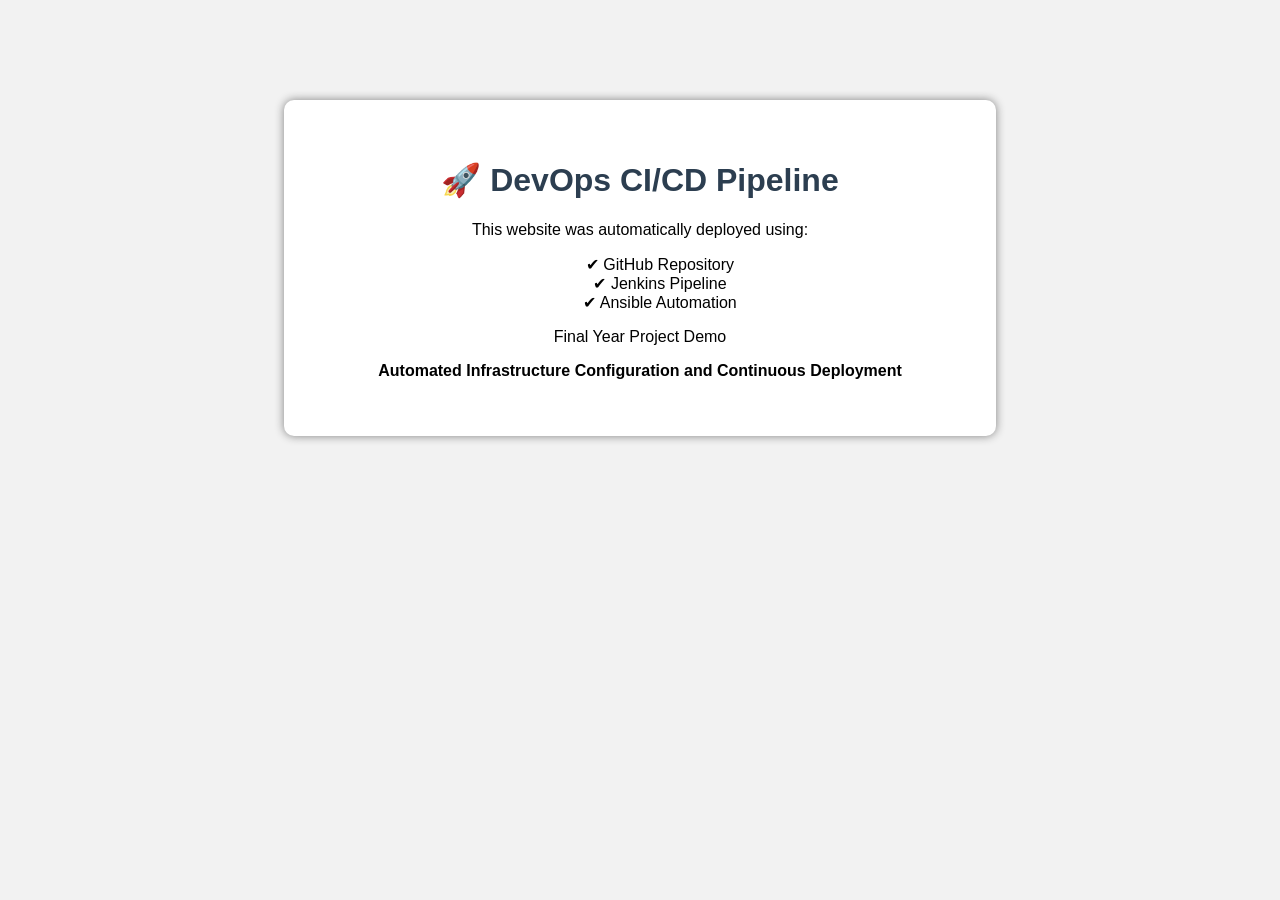
<file: index.html>
<!DOCTYPE html>
<html>
<head>
    <title>DevOps CI/CD Project</title>
    <style>
        body{
            font-family: Arial;
            background-color:#f2f2f2;
            text-align:center;
            margin-top:100px;
        }
        h1{
            color:#2c3e50;
        }
        .box{
            background:white;
            padding:40px;
            width:50%;
            margin:auto;
            border-radius:10px;
            box-shadow:0 0 10px gray;
        }
    </style>
</head>

<body>

<div class="box">
<h1>🚀 DevOps CI/CD Pipeline</h1>

<p>This website was automatically deployed using:</p>

<ul style="list-style:none;">
<li>✔ GitHub Repository</li>
<li>✔ Jenkins Pipeline</li>
<li>✔ Ansible Automation</li>
</ul>

<p>Final Year Project Demo</p>

<p><b>Automated Infrastructure Configuration and Continuous Deployment</b></p>

</div>

</body>
</html>
</file>
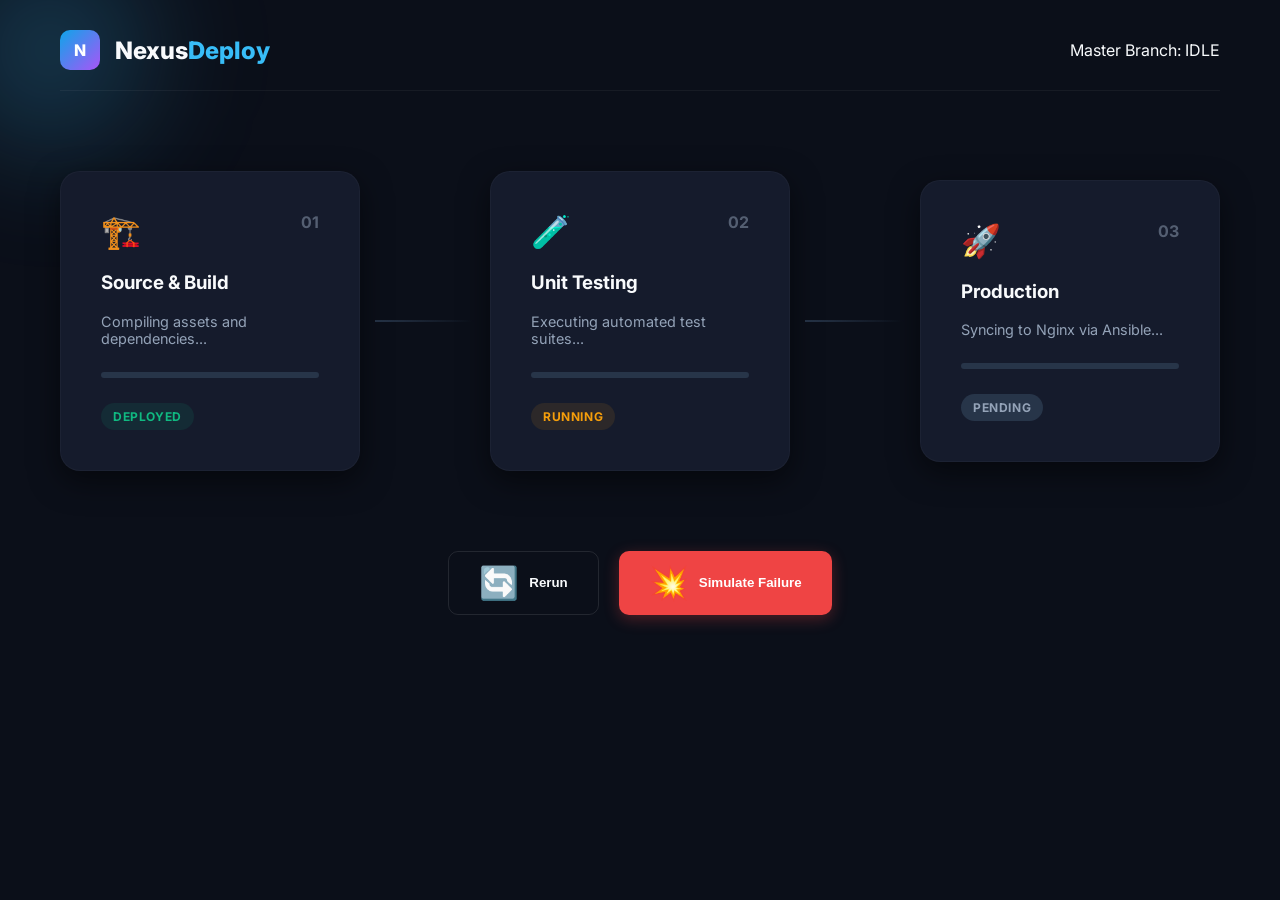
<file: website1/index.html>
<!DOCTYPE html>
<html lang="en">
<head>
    <meta charset="UTF-8">
    <meta name="viewport" content="width=device-width, initial-scale=1.0">
    <title>NexusDeploy | Pro Pipeline</title>
    <link rel="preconnect" href="https://fonts.googleapis.com">
    <link rel="preconnect" href="https://fonts.gstatic.com" crossorigin>
    <link href="https://fonts.googleapis.com/css2?family=Inter:wght@400;600;700;800&display=swap" rel="stylesheet">
    <link rel="stylesheet" href="style.css">
</head>
<body>
    <div class="glow-bg"></div>
    <div class="app-wrapper">
        <header class="main-header">
            <div class="logo-area">
                <div class="logo-icon">N</div>
                <h1>Nexus<span>Deploy</span></h1>
            </div>
            <div class="header-meta">
                <div class="status-indicator">
                    <span class="pulse success"></span>
                    Master Branch: IDLE
                </div>
            </div>
        </header>

        <main class="pipeline-container">
            <div class="stage-card active" id="stage-build">
                <div class="stage-header">
                    <div class="icon">🏗️</div>
                    <span class="stage-num">01</span>
                </div>
                <h3>Source & Build</h3>
                <p>Compiling assets and dependencies...</p>
                <div class="progress-container">
                    <div class="progress-bar" id="progress-build"></div>
                </div>
                <div class="stage-footer">
                    <div class="status-badge success" id="status-build">DEPLOYED</div>
                </div>
            </div>

            <div class="connector-line"></div>

            <div class="stage-card running" id="stage-test">
                <div class="stage-header">
                    <div class="icon">🧪</div>
                    <span class="stage-num">02</span>
                </div>
                <h3>Unit Testing</h3>
                <p>Executing automated test suites...</p>
                <div class="progress-container">
                    <div class="progress-bar running" id="progress-test"></div>
                </div>
                <div class="stage-footer">
                    <div class="status-badge progress" id="status-test">RUNNING</div>
                </div>
            </div>

            <div class="connector-line"></div>

            <div class="stage-card" id="stage-deploy">
                <div class="stage-header">
                    <div class="icon">🚀</div>
                    <span class="stage-num">03</span>
                </div>
                <h3>Production</h3>
                <p>Syncing to Nginx via Ansible...</p>
                <div class="progress-container">
                    <div class="progress-bar" id="progress-deploy"></div>
                </div>
                <div class="stage-footer">
                    <div class="status-badge pending">PENDING</div>
                </div>
            </div>
        </main>

        <section class="controls">
            <button onclick="resetPipeline()" class="btn-sass btn-outline">
                <span class="icon">🔄</span> Rerun
            </button>
            <button onclick="simulateFailure()" class="btn-sass btn-danger">
                <span class="icon">💥</span> Simulate Failure
            </button>
        </section>
    </div>
    <script src="script.js"></script>
</body>
</html>
</file>
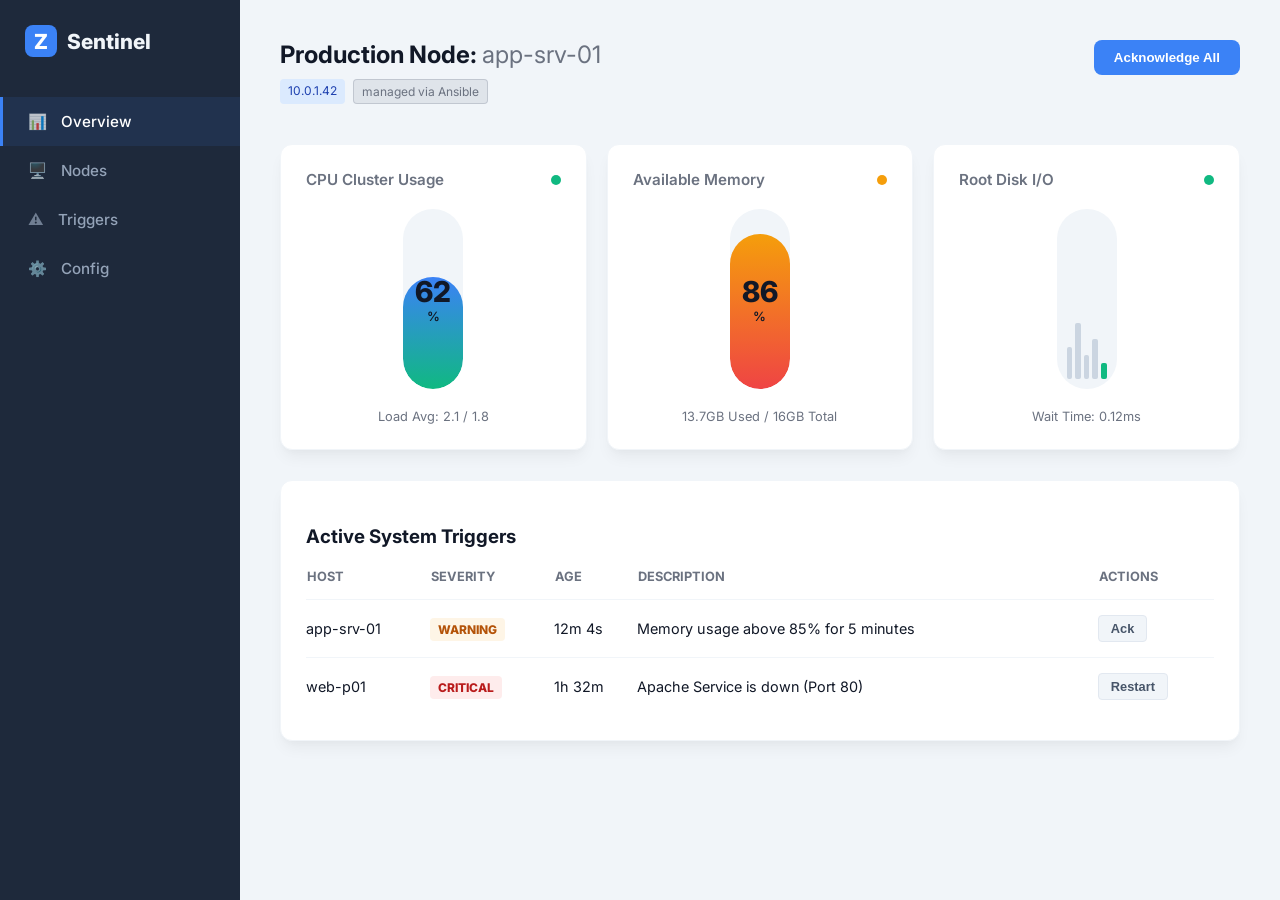
<file: website2/index.html>
<!DOCTYPE html>
<html lang="en">
<head>
    <meta charset="UTF-8">
    <title>Z-Mon | Node Sentinel</title>
    <link href="https://fonts.googleapis.com/css2?family=Inter:wght@400;500;600;700&display=swap" rel="stylesheet">
    <link rel="stylesheet" href="style.css">
</head>
<body>
    <div class="glow-wrap"></div>
    
    <nav class="sidebar">
        <div class="logo-area">
            <span class="logo-z">Z</span>
            <span>Sentinel</span>
        </div>
        <ul class="nav-links">
            <li class="active"><span class="icon">📊</span> Overview</li>
            <li><span class="icon">🖥️</span> Nodes</li>
            <li><span class="icon">⚠️</span> Triggers</li>
            <li><span class="icon">⚙️</span> Config</li>
        </ul>
    </nav>
    
    <main class="app-content">
        <header class="page-header">
            <div class="title-meta">
                <h2>Production Node: <span>app-srv-01</span></h2>
                <div class="node-tags">
                    <span class="tag ip">10.0.1.42</span>
                    <span class="tag ansible">managed via Ansible</span>
                </div>
            </div>
            <div class="header-actions">
                <button class="btn-primary">Acknowledge All</button>
            </div>
        </header>

        <section class="metric-grid">
            <div class="card metric-card">
                <div class="card-head">
                    <h3>CPU Cluster Usage</h3>
                    <div class="status-dot success"></div>
                </div>
                <div class="card-body">
                    <div class="gauge-wrap">
                        <div class="gauge-fill-h" style="height: 62%;"></div>
                        <div class="gauge-text">
                            <span class="val">62</span><span class="pct">%</span>
                        </div>
                    </div>
                </div>
                <div class="card-foot">Load Avg: 2.1 / 1.8</div>
            </div>

            <div class="card metric-card">
                <div class="card-head">
                    <h3>Available Memory</h3>
                    <div class="status-dot warning"></div>
                </div>
                <div class="card-body">
                    <div class="gauge-wrap">
                        <div class="gauge-fill-h warning" style="height: 86%;"></div>
                        <div class="gauge-text">
                            <span class="val">86</span><span class="pct">%</span>
                        </div>
                    </div>
                </div>
                <div class="card-foot">13.7GB Used / 16GB Total</div>
            </div>

            <div class="card metric-card">
                <div class="card-head">
                    <h3>Root Disk I/O</h3>
                    <div class="status-dot success"></div>
                </div>
                <div class="card-body">
                    <div class="gauge-wrap disk">
                        <div class="disk-graph">
                            <div class="bar" style="height: 20%;"></div>
                            <div class="bar" style="height: 35%;"></div>
                            <div class="bar" style="height: 15%;"></div>
                            <div class="bar" style="height: 25%;"></div>
                            <div class="bar success" style="height: 10%;"></div>
                        </div>
                    </div>
                </div>
                <div class="card-foot">Wait Time: 0.12ms</div>
            </div>
        </section>

        <section class="trigger-section card">
            <h3>Active System Triggers</h3>
            <table class="trigger-table">
                <thead>
                    <tr>
                        <th>Host</th>
                        <th>Severity</th>
                        <th>Age</th>
                        <th>Description</th>
                        <th>Actions</th>
                    </tr>
                </thead>
                <tbody>
                    <tr>
                        <td>app-srv-01</td>
                        <td><span class="tag sev warning">WARNING</span></td>
                        <td>12m 4s</td>
                        <td>Memory usage above 85% for 5 minutes</td>
                        <td><button class="btn-sm">Ack</button></td>
                    </tr>
                    <tr>
                        <td>web-p01</td>
                        <td><span class="tag sev critical">CRITICAL</span></td>
                        <td>1h 32m</td>
                        <td>Apache Service is down (Port 80)</td>
                        <td><button class="btn-sm">Restart</button></td>
                    </tr>
                </tbody>
            </table>
        </section>
    </main>
    <script src="script.js"></script>
</body>
</html>
</file>
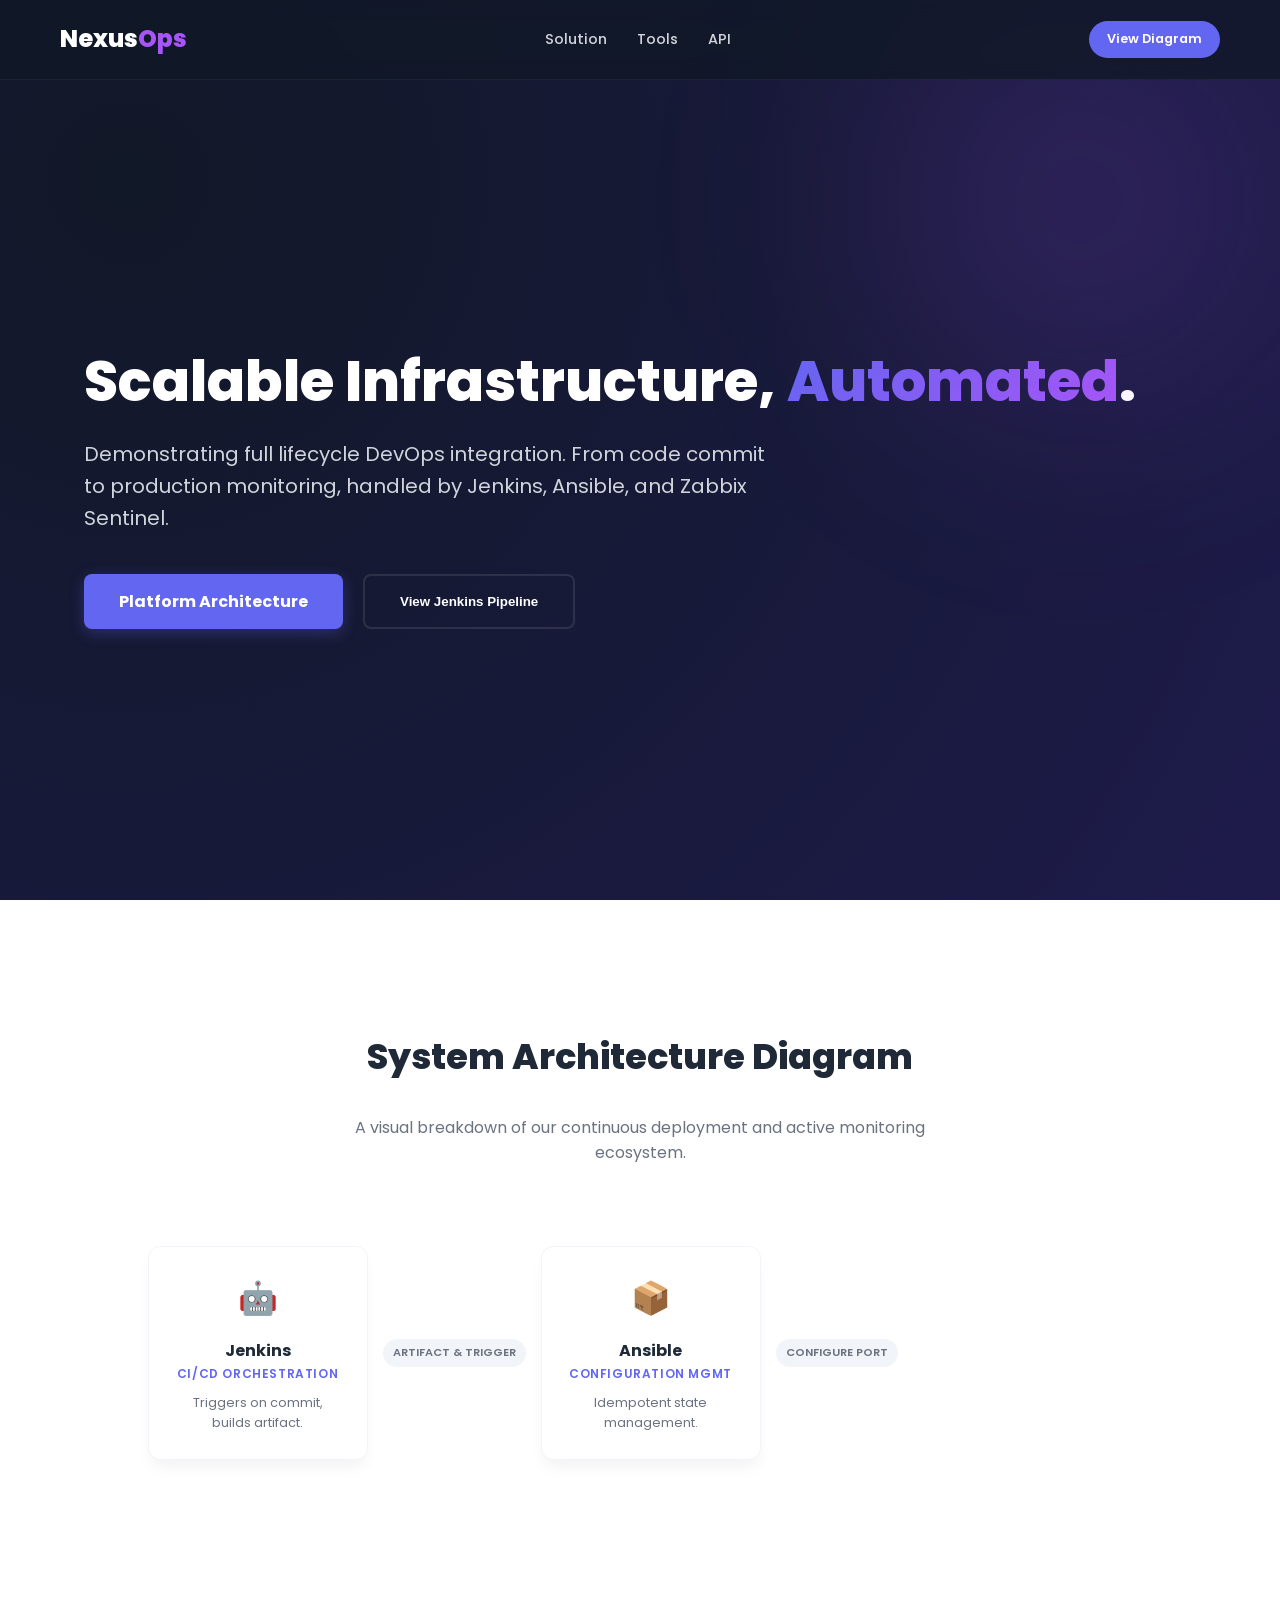
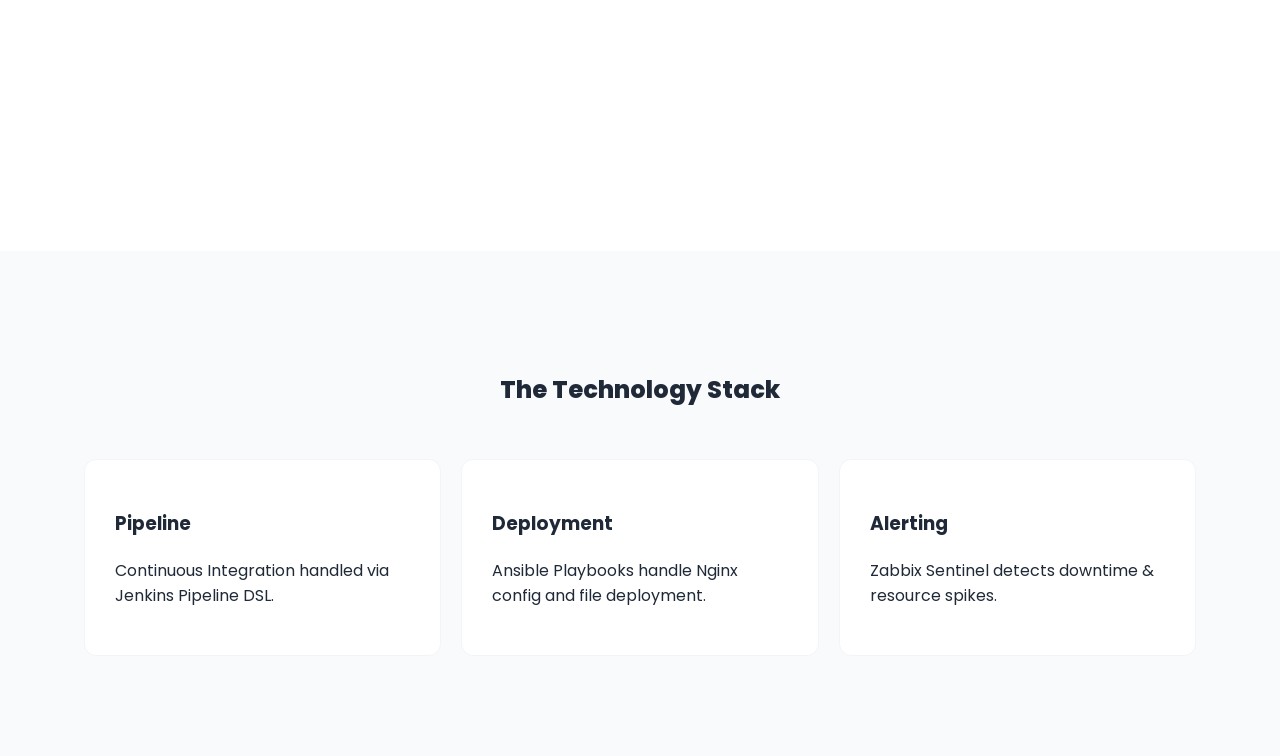
<file: website3/index.html>
<!DOCTYPE html>
<html lang="en">
<head>
    <meta charset="UTF-8">
    <meta name="viewport" content="width=device-width, initial-scale=1.0">
    <title>DevOps | Automation Architecture</title>
    <link href="https://fonts.googleapis.com/css2?family=Poppins:wght@400;600;700;800&display=swap" rel="stylesheet">
    <link rel="stylesheet" href="style.css">
</head>
<body>
    <header class="saas-nav">
        <div class="logo">Nexus<span>Ops</span></div>
        <nav>
            <ul>
                <li>Solution</li>
                <li>Tools</li>
                <li>API</li>
            </ul>
        </nav>
        <a href="#architecture" class="btn-sass-sm">View Diagram</a>
    </header>

    <section class="hero-sass">
        <div class="glow"></div>
        <div class="container">
            <h1>Scalable Infrastructure, <span>Automated</span>.</h1>
            <p>Demonstrating full lifecycle DevOps integration. From code commit to production monitoring, handled by Jenkins, Ansible, and Zabbix Sentinel.</p>
            <div class="hero-actions">
                <a href="#architecture" class="btn-sass-lg">Platform Architecture</a>
                <button class="btn-sass-outline">View Jenkins Pipeline</button>
            </div>
        </div>
    </section>

    <section id="architecture" class="diag-section">
        <div class="container">
            <header class="section-head">
                <h2>System Architecture Diagram</h2>
                <p>A visual breakdown of our continuous deployment and active monitoring ecosystem.</p>
            </header>

            <div class="diagram-wrapper">
                <div class="diag-card core" id="box-jenkins">
                    <div class="icon">🤖</div>
                    <h4>Jenkins</h4>
                    <span class="role">CI/CD Orchestration</span>
                    <p>Triggers on commit, builds artifact.</p>
                </div>
                
                <div class="data-flow arrow-right">Artifact & Trigger</div>

                <div class="diag-card core" id="box-ansible">
                    <div class="icon">📦</div>
                    <h4>Ansible</h4>
                    <span class="role">Configuration Mgmt</span>
                    <p>Idempotent state management.</p>
                </div>

                <div class="data-flow arrow-right">Configure Port</div>

                <div class="diag-card prod" id="box-web">
                    <div class="icon">N</div>
                    <h4>Nginx</h4>
                    <span class="role">Production Node</span>
                    <p>Static App hosted on custom port.</p>
                </div>

                <div class="connection-layer">
                    <div class="data-flow arrow-up monitor">Monitor Stats</div>
                    <div class="diag-card zabbix" id="box-zabbix">
                        <div class="icon">Z</div>
                        <h4>Zabbix Sentinel</h4>
                        <span class="role">Monitoring</span>
                        <p>Hosts, CPU, Memory, Disk triggers.</p>
                    </div>
                </div>
            </div>
        </div>
    </section>

    <section class="tools-showcase">
        <div class="container">
            <h2>The Technology Stack</h2>
            <div class="tools-grid">
                <div class="tool-card">
                    <h3>Pipeline</h3>
                    <p>Continuous Integration handled via Jenkins Pipeline DSL.</p>
                </div>
                <div class="tool-card">
                    <h3>Deployment</h3>
                    <p>Ansible Playbooks handle Nginx config and file deployment.</p>
                </div>
                <div class="tool-card">
                    <h3>Alerting</h3>
                    <p>Zabbix Sentinel detects downtime & resource spikes.</p>
                </div>
            </div>
        </div>
    </section>
    
    <script src="script.js"></script>
</body>
</html>
</file>
<file: website1/style.css>
/* SaaS Design System: Dark Pro */
:root {
    --bg-app: #0b0f19;
    --bg-card: #151b2c;
    --bg-card-hover: #1c243a;
    --text-main: #f8fafc;
    --text-muted: #94a3b8;
    --primary-neon: #38bdf8;
    --primary-glow: rgba(56, 189, 248, 0.3);
    --success-neon: #10b981;
    --danger-neon: #ef4444;
    --shadow-card: 0 10px 30px rgba(0, 0, 0, 0.5);
    --ease: cubic-bezier(0.23, 1, 0.32, 1);
}

* { box-sizing: border-box; }

body {
    background-color: var(--bg-app);
    color: var(--text-main);
    font-family: 'Inter', sans-serif;
    margin: 0;
    overflow-x: hidden;
    min-height: 100vh;
}

.glow-bg {
    position: fixed;
    width: 300px; height: 300px;
    background: radial-gradient(circle, var(--primary-glow) 0%, rgba(11,15,25,0) 70%);
    border-radius: 50%;
    top: -100px; left: -100px;
    z-index: -1;
    filter: blur(50px);
}

.app-wrapper {
    padding: 30px 60px;
}

.main-header {
    display: flex;
    justify-content: space-between;
    align-items: center;
    padding-bottom: 20px;
    border-bottom: 1px solid rgba(255,255,255,0.05);
}

.logo-area { display: flex; align-items: center; gap: 15px; }
.logo-icon {
    width: 40px; height: 40px;
    background: linear-gradient(135deg, #0ea5e9 0%, #a855f7 100%);
    border-radius: 10px;
    display: flex; align-items: center; justify-content: center;
    font-weight: 800; color: white;
}

h1 { font-size: 1.5rem; font-weight: 800; margin: 0; }
h1 span { color: var(--primary-neon); }

.pipeline-container {
    display: flex;
    justify-content: space-between;
    align-items: center;
    margin: 80px 0;
    perspective: 1000px;
}

.stage-card {
    background: var(--bg-card);
    padding: 2.5rem;
    border-radius: 20px;
    width: 300px;
    box-shadow: var(--shadow-card);
    transition: all 0.5s var(--ease);
    border: 1px solid rgba(255,255,255,0.03);
    transform: translateY(20px);
    opacity: 0;
    animation: slideIn 0.8s var(--ease) forwards;
}

.stage-card:hover {
    transform: translateY(-5px);
    border-color: rgba(56, 189, 248, 0.2);
    background: var(--bg-card-hover);
}

.stage-header { display: flex; justify-content: space-between; margin-bottom: 20px; }
.icon { font-size: 2rem; }
.stage-num { color: var(--text-muted); font-weight: 700; opacity: 0.5; }

.stage-card p { color: var(--text-muted); font-size: 0.9rem; margin-bottom: 25px; }

/* Premium Progress Bars */
.progress-container {
    background: #273549;
    height: 6px;
    border-radius: 10px;
    margin-bottom: 25px;
    overflow: hidden;
    position: relative;
}

.progress-bar {
    height: 100%;
    background: linear-gradient(90deg, #0ea5e9 0%, #10b981 100%);
    width: 0%;
    transition: width 0.6s ease;
    border-radius: 10px;
}

.progress-bar.running {
    background: linear-gradient(90deg, #f59e0b 0%, #f97316 100%);
    animation: liquid 1s infinite linear;
    background-size: 200% 100%;
}

@keyframes liquid {
    0% { background-position: 200% 0; }
    100% { background-position: 0 0; }
}

.status-badge {
    display: inline-block;
    padding: 6px 12px;
    border-radius: 30px;
    font-size: 0.75rem;
    font-weight: 700;
    letter-spacing: 0.05em;
}

.status-badge.success { background: rgba(16, 185, 129, 0.1); color: var(--success-neon); }
.status-badge.progress { background: rgba(245, 158, 11, 0.1); color: #f59e0b; }
.status-badge.pending { background: #273549; color: var(--text-muted); }
.status-badge.danger { background: rgba(239, 68, 68, 0.1); color: var(--danger-neon); }

.connector-line {
    height: 2px;
    background: linear-gradient(90deg, #273549 0%, rgba(39,53,73,0) 100%);
    flex-grow: 1;
    margin: 0 15px;
}

/* SaaS Buttons */
.controls { display: flex; justify-content: center; gap: 20px; margin-top: 50px; }
.btn-sass {
    padding: 12px 30px;
    border-radius: 10px;
    border: none;
    font-weight: 600;
    cursor: pointer;
    transition: all 0.3s var(--ease);
    display: flex; align-items: center; gap: 10px;
}

.btn-outline {
    background: transparent;
    border: 1px solid rgba(255,255,255,0.1);
    color: var(--text-main);
}
.btn-outline:hover { background: rgba(255,255,255,0.05); }

.btn-danger {
    background: var(--danger-neon);
    color: white;
    box-shadow: 0 4px 15px rgba(239, 68, 68, 0.3);
}
.btn-danger:hover { box-shadow: 0 6px 20px rgba(239, 68, 68, 0.5); }

/* Animation Stagger */
.stage-card:nth-child(1) { animation-delay: 0.1s; }
.stage-card:nth-child(3) { animation-delay: 0.3s; }
.stage-card:nth-child(5) { animation-delay: 0.5s; }

@keyframes slideIn {
    to { transform: translateY(0); opacity: 1; }
}

@media (max-width: 1000px) {
    .pipeline-container { flex-direction: column; gap: 30px; }
    .connector-line { width: 2px; height: 30px; }
}
</file>
<file: website2/style.css>
/* SaaS Design System: Light Pro */
:root {
    --bg-app: #f1f5f9;
    --sidebar: #1e293b;
    --card: #ffffff;
    --text-main: #111827;
    --text-muted: #6b7280;
    --primary: #3b82f6;
    --shadow-sm: 0 1px 3px rgba(0,0,0,0.05);
    --shadow-card: 0 10px 15px -3px rgba(0, 0, 0, 0.05), 0 4px 6px -2px rgba(0, 0, 0, 0.02);
    --warning: #f59e0b;
    --critical: #ef4444;
}

* { box-sizing: border-box; }
body { margin: 0; font-family: 'Inter', sans-serif; display: flex; background: var(--bg-app); color: var(--text-main); }

/* Sidebar */
.sidebar { width: 240px; height: 100vh; background: var(--sidebar); color: #f1f5f9; padding: 25px 0; display: flex; flex-direction: column; sticky; top: 0; }
.logo-area { font-weight: 800; font-size: 1.3rem; display: flex; align-items: center; gap: 10px; padding: 0 25px; margin-bottom: 40px; }
.logo-z { background: var(--primary); width: 32px; height: 32px; border-radius: 8px; display: flex; align-items: center; justify-content: center; color: white; }

.nav-links { list-style: none; padding: 0; margin: 0; }
.nav-links li { padding: 15px 25px; cursor: pointer; color: #94a3b8; font-weight: 500; font-size: 0.95rem; border-left: 3px solid transparent; transition: 0.2s; }
.nav-links li:hover { color: white; background: rgba(255,255,255,0.03); }
.nav-links li.active { color: white; background: rgba(59,130,246,0.1); border-left-color: var(--primary); }
.nav-links .icon { margin-right: 10px; opacity: 0.7; }

/* Main Content */
.app-content { flex-grow: 1; padding: 40px; }
.page-header { display: flex; justify-content: space-between; align-items: flex-start; margin-bottom: 40px; }
.title-meta h2 { margin: 0; font-weight: 700; font-size: 1.5rem; }
.title-meta span { color: var(--text-muted); font-weight: 400; }
.node-tags { display: flex; gap: 8px; margin-top: 10px; }
.tag { font-size: 0.75rem; padding: 4px 8px; border-radius: 4px; background: #e2e8f0; color: #475569; font-weight: 600; }
.tag.ip { background: #dbeafe; color: #1e40af; }
.tag.ansible { background: rgba(71, 85, 105, 0.1); border: 1px solid rgba(71, 85, 105, 0.2); }

/* Cards & Grid */
.card { background: var(--card); border-radius: 12px; box-shadow: var(--shadow-card); border: 1px solid #f1f5f9; }
.metric-grid { display: grid; grid-template-columns: repeat(auto-fit, minmax(300px, 1fr)); gap: 20px; margin-bottom: 30px; }

.metric-card { padding: 25px; display: flex; flex-direction: column; align-items: center; transition: transform 0.3s; }
.metric-card:hover { transform: translateY(-3px); }

.card-head { width: 100%; display: flex; justify-content: space-between; align-items: center; margin-bottom: 20px; }
.card-head h3 { margin: 0; font-size: 0.95rem; color: var(--text-muted); font-weight: 600; }
.status-dot { width: 10px; height: 10px; border-radius: 50%; background: #10b981; }
.status-dot.warning { background: var(--warning); animation: pulse 2s infinite; }
.status-dot.success { background: #10b981; }

/* Premium Gauges */
.gauge-wrap { height: 180px; width: 60px; background: #f1f5f9; border-radius: 30px; position: relative; display: flex; align-items: flex-end; overflow: hidden; }
.gauge-fill-h { width: 100%; background: linear-gradient(180deg, #3b82f6 0%, #10b981 100%); transition: height 1s cubic-bezier(0.19, 1, 0.22, 1); border-radius: 30px; }
.gauge-fill-h.warning { background: linear-gradient(180deg, #f59e0b 0%, #ef4444 100%); }

.gauge-text { position: absolute; width: 100%; height: 100%; display: flex; flex-direction: column; align-items: center; justify-content: center; color: var(--text-main); }
.gauge-text .val { font-size: 1.8rem; font-weight: 800; }
.gauge-text .pct { font-size: 0.8rem; font-weight: 600; }

/* Disk Graph CSS */
.disk-graph { width: 100%; height: 100%; display: flex; align-items: flex-end; gap: 3px; padding: 10px; }
.disk-graph .bar { flex-grow: 1; background: #cbd5e1; border-radius: 2px; }
.disk-graph .bar.success { background: #10b981; }

.card-foot { font-size: 0.8rem; color: var(--text-muted); margin-top: 20px; }

/* Triggers Section */
.trigger-section { padding: 25px; }
.trigger-table { width: 100%; border-collapse: collapse; margin-top: 20px; }
.trigger-table th { text-align: left; font-size: 0.8rem; text-transform: uppercase; color: var(--text-muted); padding-bottom: 15px; }
.trigger-table td { padding: 15px 0; border-top: 1px solid #f1f5f9; font-size: 0.9rem; }

.tag.sev { font-weight: 800; }
.tag.sev.warning { background: rgba(245, 158, 11, 0.1); color: #b45309; }
.tag.sev.critical { background: rgba(239, 68, 68, 0.1); color: #b91c1c; }

/* Buttons */
.btn-primary { background: var(--primary); color: white; border: none; padding: 10px 20px; border-radius: 8px; font-weight: 600; cursor: pointer; transition: 0.2s; }
.btn-primary:hover { background: #2563eb; }
.btn-sm { background: #f1f5f9; border: 1px solid #e2e8f0; color: #475569; padding: 5px 12px; border-radius: 4px; cursor: pointer; font-size: 0.8rem; font-weight: 600; }

@keyframes pulse {
    0% { box-shadow: 0 0 0 0 rgba(245, 158, 11, 0.4); }
    70% { box-shadow: 0 0 0 6px rgba(245, 158, 11, 0); }
    100% { box-shadow: 0 0 0 0 rgba(245, 158, 11, 0); }
}
</file>
<file: website3/style.css>
/* SaaS Design System: Indigo Product */
:root {
    --primary: #6366f1;
    --primary-dark: #4f46e5;
    --secondary: #a855f7;
    --bg-light: #ffffff;
    --bg-dark: #111827;
    --text-hero: #ffffff;
    --text-main: #1f2937;
    --text-muted: #6b7280;
    --shadow-premium: 0 25px 50px -12px rgba(0, 0, 0, 0.15);
}

* { box-sizing: border-box; }
body { margin: 0; font-family: 'Poppins', sans-serif; color: var(--text-main); line-height: 1.6; background: #f9fafb; overflow-x: hidden;}
.container { width: 90%; max-width: 1200px; margin: 0 auto; padding: 0 20px;}

/* Modern SaaS Nav */
.saas-nav {
    position: fixed; top: 0; width: 100%; height: 80px;
    background: rgba(17, 24, 39, 0.8); backdrop-filter: blur(10px);
    display: flex; align-items: center; justify-content: space-between;
    padding: 0 60px; z-index: 1000; border-bottom: 1px solid rgba(255,255,255,0.05);
}

.logo { color: white; font-weight: 800; font-size: 1.5rem; }
.logo span { color: var(--secondary); }

.saas-nav ul { list-style: none; display: flex; gap: 30px; margin: 0; padding: 0; }
.saas-nav li { color: #d1d5db; font-size: 0.9rem; font-weight: 500; cursor: pointer; transition: 0.2s; }
.saas-nav li:hover { color: white; }

.btn-sass-sm { background: var(--primary); color: white; text-decoration: none; padding: 8px 18px; border-radius: 20px; font-weight: 600; font-size: 0.8rem; }

/* Hero Section with Gradients */
.hero-sass {
    height: 100vh;
    background: radial-gradient(circle at 10% 20%, #111827 0%, #1e1b4b 100%);
    color: var(--text-hero);
    display: flex; flex-direction: column; justify-content: center;
    position: relative;
    padding-top: 80px; /* nav offset */
}

.hero-sass .glow {
    position: absolute; width: 600px; height: 600px;
    background: radial-gradient(circle, rgba(168, 85, 247, 0.2) 0%, rgba(17,24,39,0) 70%);
    top: -100px; right: -100px; filter: blur(100px);
}

.hero-sass h1 { font-size: 3.5rem; font-weight: 800; line-height: 1.1; margin: 0 0 25px 0; }
.hero-sass h1 span {
    background: linear-gradient(135deg, #6366f1 0%, #a855f7 100%);
    -webkit-background-clip: text; -webkit-text-fill-color: transparent;
}

.hero-sass p { font-size: 1.25rem; color: #d1d5db; max-width: 700px; margin-bottom: 40px; }

.hero-actions { display: flex; gap: 20px; }
.btn-sass-lg { background: var(--primary); color: white; text-decoration: none; padding: 15px 35px; border-radius: 8px; font-weight: 700; font-size: 1rem; transition: 0.3s; box-shadow: 0 4px 15px rgba(99, 102, 241, 0.3); }
.btn-sass-lg:hover { background: var(--primary-dark); transform: translateY(-2px); }
.btn-sass-outline { background: transparent; border: 2px solid rgba(255,255,255,0.1); color: white; padding: 15px 35px; border-radius: 8px; font-weight: 700; cursor: pointer; }

/* Architecture Section */
.diag-section { padding: 100px 0; background: white; color: var(--text-main); }
.section-head { text-align: center; max-width: 600px; margin: 0 auto 80px auto; }
.section-head h2 { font-weight: 800; font-size: 2.2rem; }
.section-head p { color: var(--text-muted); }

/* Premium Diagram CSS */
.diagram-wrapper { display: flex; align-items: center; justify-content: center; flex-wrap: wrap; gap: 15px; position: relative; }

.diag-card {
    background: white; padding: 25px; border-radius: 12px; width: 220px;
    box-shadow: 0 10px 15px -3px rgba(0, 0, 0, 0.05);
    border: 1px solid #f1f5f9; text-align: center;
    transition: all 0.3s ease;
}
.diag-card:hover { transform: translateY(-5px); box-shadow: var(--shadow-premium); }

.diag-card .icon { font-size: 2rem; margin-bottom: 15px; }
.diag-card h4 { margin: 0; font-weight: 700; }
.diag-card .role { color: var(--primary); font-size: 0.75rem; font-weight: 600; text-transform: uppercase; letter-spacing: 0.05em; margin-bottom: 10px; display: block; }
.diag-card p { font-size: 0.8rem; color: var(--text-muted); margin: 0; }

.diag-card.prod { border: 2px solid var(--secondary); }
.diag-card.prod .role { color: var(--secondary); }
.diag-card.prod .icon { color: white; background: var(--secondary); width: 40px; height: 40px; border-radius: 8px; display: flex; align-items: center; justify-content: center; margin: 0 auto 15px auto; }

.data-flow { font-size: 0.7rem; color: var(--text-muted); font-weight: 600; text-transform: uppercase; padding: 5px 10px; background: #f1f5f9; border-radius: 20px;}

.connection-layer { width: 100%; display: flex; flex-direction: column; align-items: center; margin-top: 40px; }
.data-flow.monitor { margin-bottom: 15px; background: #d1fae5; color: #065f46; }
.diag-card.zabbix { width: 400px; border: 1px solid #10b981; }
.diag-card.zabbix .role { color: #10b981; }

/* Showcase Section */
.tools-showcase { padding: 100px 0; background: #f9fafb; }
.tools-showcase h2 { text-align: center; margin-bottom: 50px; font-weight: 800; }
.tools-grid { display: flex; gap: 20px; }
.tool-card { flex: 1; padding: 30px; background: white; border-radius: 12px; border: 1px solid #f1f5f9; }
.tool-card:hover { transform: scale(1.02); }

@media (max-width: 1024px) {
    .diagram-wrapper { flex-direction: column; }
    .diag-card.zabbix { width: 220px; }
}
</file>
